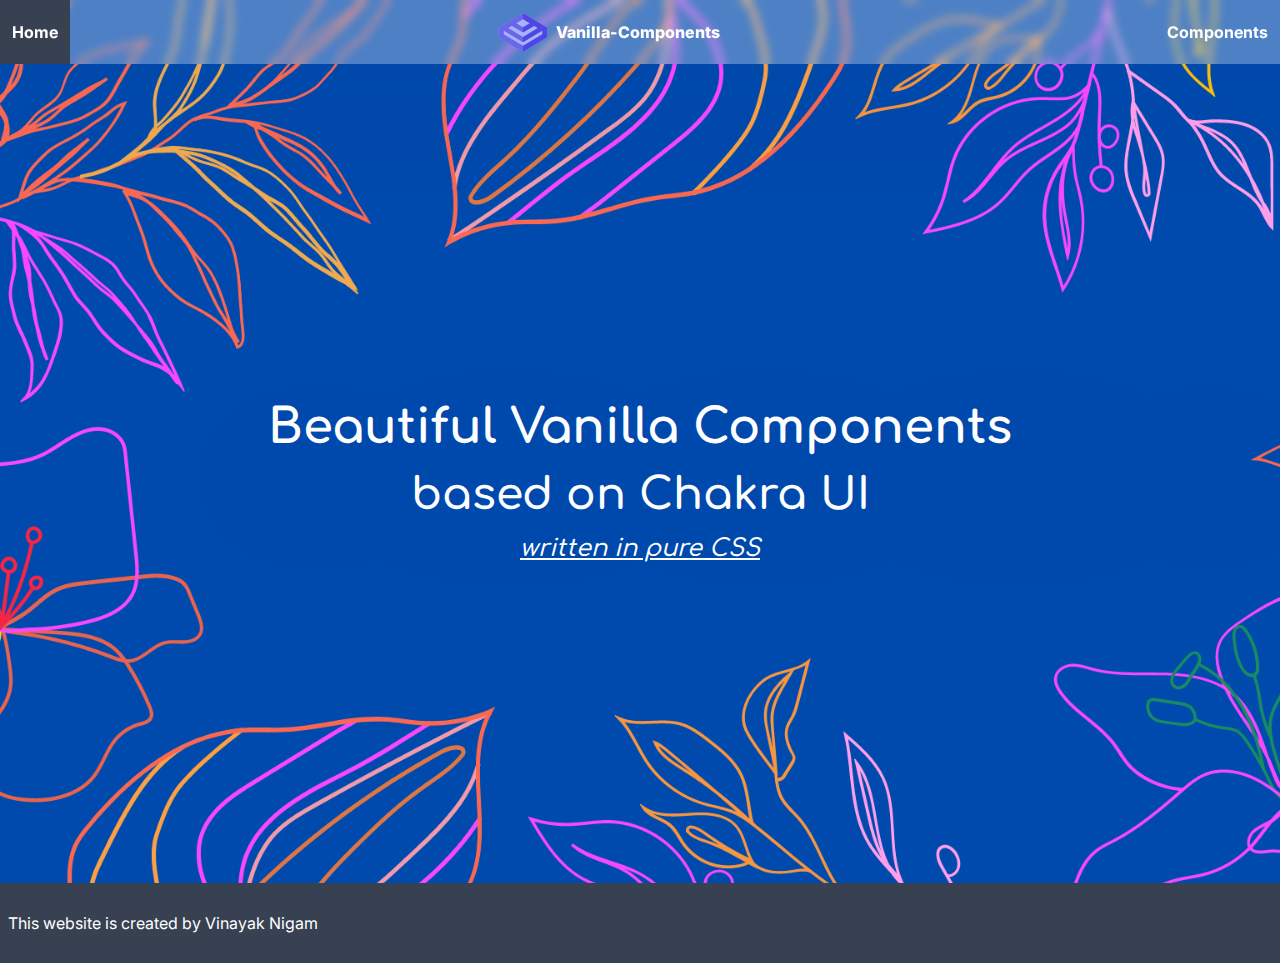
<file: index.html>
<!-- TODO:make js page so that when clicking components then a back option(beside the home button) comes which back to previous page(have to keep a stack?)  -->
<!DOCTYPE html>
<html lang="en">

<head>
    <link href="https://fonts.googleapis.com/icon?family=Material+Icons" rel="stylesheet">
    <link rel="preconnect" href="https://fonts.googleapis.com">
    <link rel="preconnect" href="https://fonts.gstatic.com" crossorigin>
    <link href="https://fonts.googleapis.com/css2?family=Inter:wght@100;400;500;600;700&display=swap" rel="stylesheet">
    <link href="https://fonts.googleapis.com/css2?family=Comfortaa:wght@300;400;600;700;800&display=swap"
        rel="stylesheet">
    <meta charset="UTF-8">
    <meta http-equiv="X-UA-Compatible" content="IE=edge">
    <meta name="viewport" content="width=device-width, initial-scale=1.0">
    <link rel="stylesheet" href="style.css">
    <title>Home</title>
    <link rel="shortcut icon" href="./assets/logoipsum-logo-39.ico" type="image/x-icon">
</head>

<body>
    <div id="background-img">
        <nav>
            <div aria-label="navigation bar" class="navi">
                <a href="index.html"><div class="button">Home</div></a>
                <div class="logo">
                    <img src="./assets/logoipsum-logo-39.svg" alt="logo" width="50px" height="39px">
                    <p class="logo-text">Vanilla-Components</p>
                </div>
                <a href="components.html"><div class="button">Components</div></a>
            </div>
        </nav>
        <div aria-label="main content" class="main">
            <div class="main-text">
                <h1>Beautiful Vanilla Components</h1>
                <h2>based on Chakra UI</h2>
                <a title="just like this website ;)" href="https://github.com/vinikle/vanilla-components" id="git-css"><i>written in
                        pure CSS</i></a>
            </div>
            <!-- <div aria-label="landing-page-images" class="lpi">

            </div> -->
        </div>
        <footer>
            <div aria-label="footer" class="footer">
                <div>
                    <p class="p-text">This website is created by Vinayak Nigam</p>
                </div>
                <!-- <div>
                    <img src="/Authentication-form/centered-form/assets/github-social.svg" alt="Github" width="20rem"
                        height="20rem" />
                    <div class="p-text">Github</div>
                </div> -->
            </div>
        </footer>
    </div>
</body>

</html>
</file>
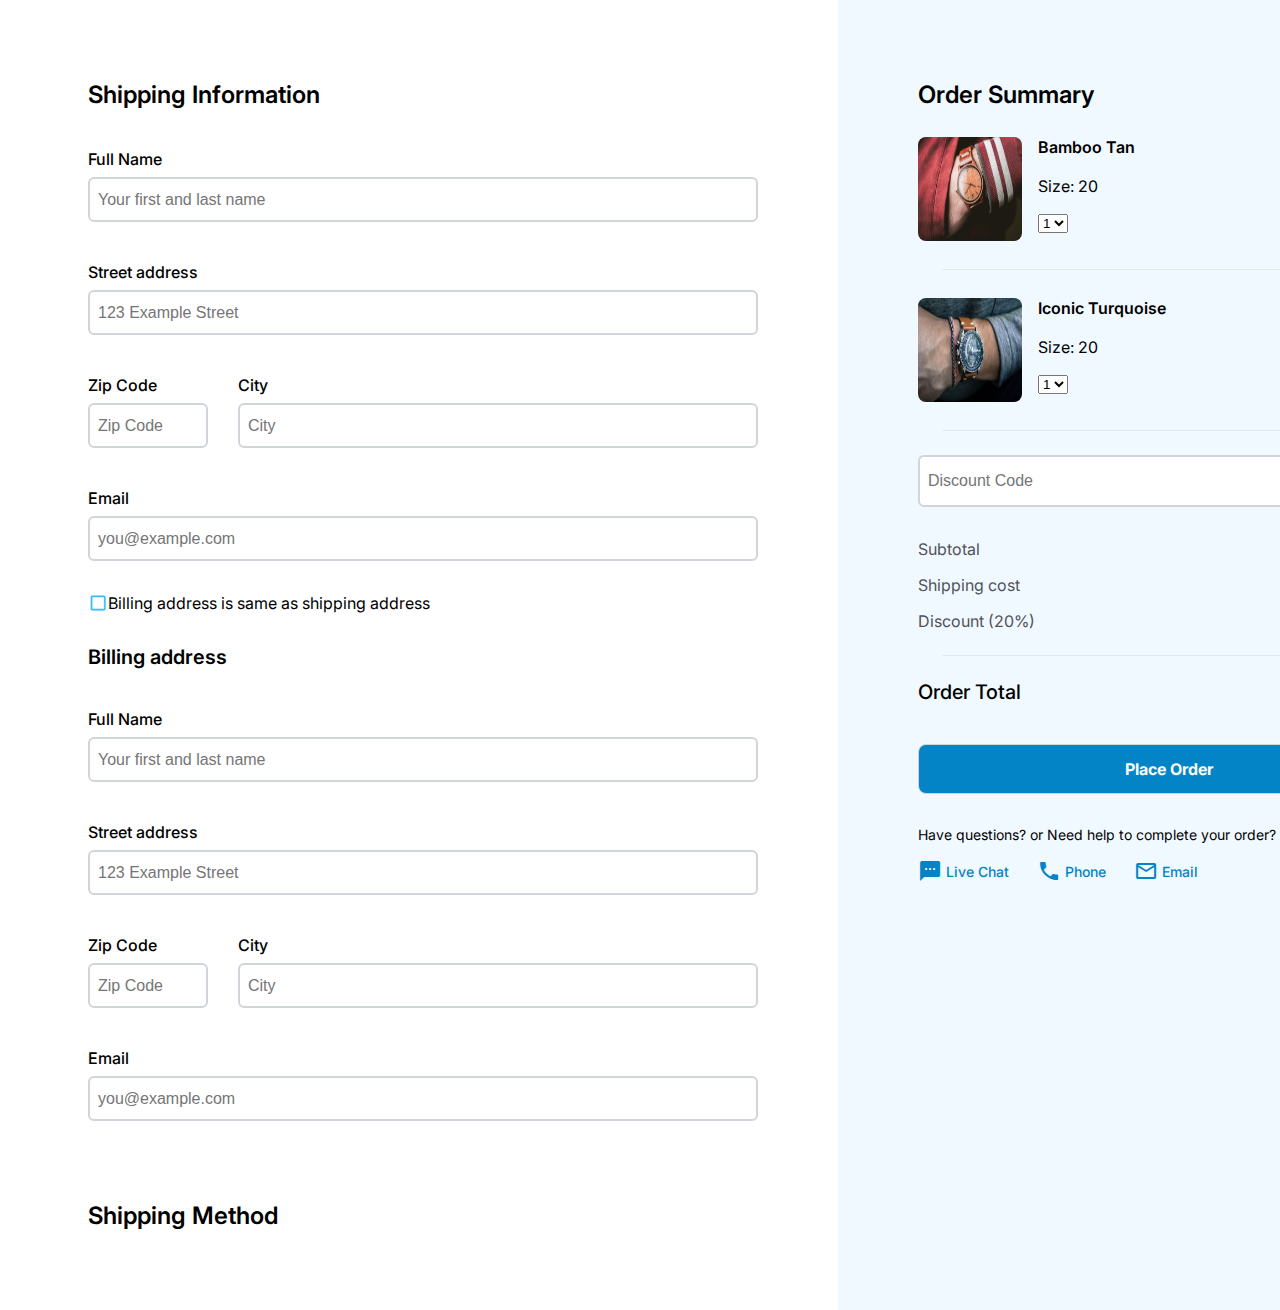
<file: CheckOut/index.html>
<!DOCTYPE html>
<html lang="en">

<head>
    <link href="https://fonts.googleapis.com/css2?family=Signika+Negative:wght@700&display=swap" rel="stylesheet">
    <link href="https://fonts.googleapis.com/icon?family=Material+Icons" rel="stylesheet">
    <link rel="preconnect" href="https://fonts.googleapis.com">
    <link rel="preconnect" href="https://fonts.gstatic.com" crossorigin>
    <link href="https://fonts.googleapis.com/css2?family=Inter:wght@100;400;500;600;700&display=swap" rel="stylesheet">
    <meta charset="UTF-8">
    <meta http-equiv="X-UA-Compatible" content="IE=edge">
    <meta name="viewport" content="width=device-width, initial-scale=1.0">
    <link rel="stylesheet" href="style.css">
    <title>CheckOut</title>
</head>

<body>
    <div class="main">
        <div class="side left">
            <h2 class="heading">Shipping Information</h2>
            <div class="unit">
                <p class="heading-info">Full Name</p>
                <input type="text" class="text-area" placeholder="Your first and last name" />
            </div>
            <div class="unit">
                <p class="heading-info">Street address</p>
                <input type="text" class="text-area" placeholder="123 Example Street" />
            </div>
            <div class="unit-loca">
                <div>
                    <p class="heading-info">Zip Code</p>
                    <input type="number" class="text-area zip" placeholder="Zip Code" />
                </div>
                <div>
                    <p class="heading-info">City</p>
                    <input type="text" class="text-area city" placeholder="City" />
                </div>
            </div>
            <div class="unit">
                <p class="heading-info">Email</p>
                <input type="email" class="text-area" placeholder="you@example.com" />
            </div>

            <div class="checkmark" onclick="Toggle()">
                <input type="checkbox">
                <span class="check" id="checking"  value="show">
                    check_box_outline_blank
                </span>
                Billing address is same as shipping address
            </div>
            
            <div id="Billing">
                <h2 class="heading">Billing address</h2>
                <div class="unit">
                    <p class="heading-info">Full Name</p>
                    <input type="text" class="text-area" placeholder="Your first and last name" />
                </div>
                <div class="unit">
                    <p class="heading-info">Street address</p>
                    <input type="text" class="text-area" placeholder="123 Example Street" />
                </div>
                <div class="unit-loca">
                    <div>
                        <p class="heading-info">Zip Code</p>
                        <input type="number" class="text-area zip" placeholder="Zip Code" />
                    </div>
                    <div>
                        <p class="heading-info">City</p>
                        <input type="text" class="text-area city" placeholder="City" />
                    </div>
                </div>
                <div class="unit">
                    <p class="heading-info">Email</p>
                    <input type="email" class="text-area" placeholder="you@example.com" />
                </div>
            </div>

            <div class="ship-method">
                <h2 class="heading">Shipping Method</h2>
            </div>
        </div>

        <div class="side right">
            <h2 class="heading">Order Summary</h2>
            <div class="product">
                <div>
                    <img src="assets/photo-1.jpg" alt="Bamboo Tan" height="104px" width="104px">
                </div>
                <div class="product-info">
                    <div class="details">

                        <strong class="heading">Bamboo Tan</strong>


                        <p>Size: 20</p>


                        <select name="quantity" id="quantity">
                            <option value="1">1</option>
                            <option value="2">2</option>
                            <option value="3">3</option>
                        </select>

                    </div>
                    <div><strong>$199</strong></div>
                </div>
            </div>
            <hr class="solid-divider">
            <div class="product">
                <div>
                    <img src="assets/photo-2.jpg" alt="Iconic Turquoise" height="104px" width="104px">
                </div>
                <div class="product-info">
                    <div class="details">

                        <strong class="heading">Iconic Turquoise</strong>


                        <p>Size: 20</p>


                        <select name="quantity" id="quantity">
                            <option value="1">1</option>
                            <option value="2">2</option>
                            <option value="3">3</option>
                        </select>

                    </div>
                    <div><strong>$199</strong></div>
                </div>
            </div>
            <hr class="solid-divider">

            <div class="discount">
                <div>
                    <input type="text" class="text-area disCode" placeholder="Discount Code" />
                </div>
                <div class="button">Apply</div>
            </div>
            <div class="cost">
                <div class="sub-cost">
                    <div>Subtotal</div>
                    <div>$597.00</div>
                </div>
                <div class="sub-cost">
                    <div>Shipping cost</div>
                    <div>+$24.99</div>
                </div>
                <div class="sub-cost">
                    <div>Discount (20%)</div>
                    <div><span> -$20.00</span></div>
                </div>
                <hr class="solid-divider">
                <div class="sub-cost total">
                    <div>Order Total</div>
                    <div>$597.00</div>
                </div>
            </div>
            <div class="lower-stack">
                <div class="button order">Place Order</div>
                <div class="contact">
                    <p>Have questions? or Need help to complete your order?</p>
                    <div class="contact-icons">
                        <div class="icon">
                            <span class="i-chat">
                                textsms
                            </span>
                            <p>Live Chat</p>
                        </div>
                        <div class="icon">
                            <span class="i-call">
                                call
                            </span>
                            <p>Phone</p>
                        </div>
                        <div class="icon">
                            <span class="i-email">
                                mail_outline
                            </span>
                            <p>Email</p>
                        </div>
                    </div>
                </div>
            </div>
        </div>
    </div>
    <script src="main.js"></script>
</body>

</html>
</file>
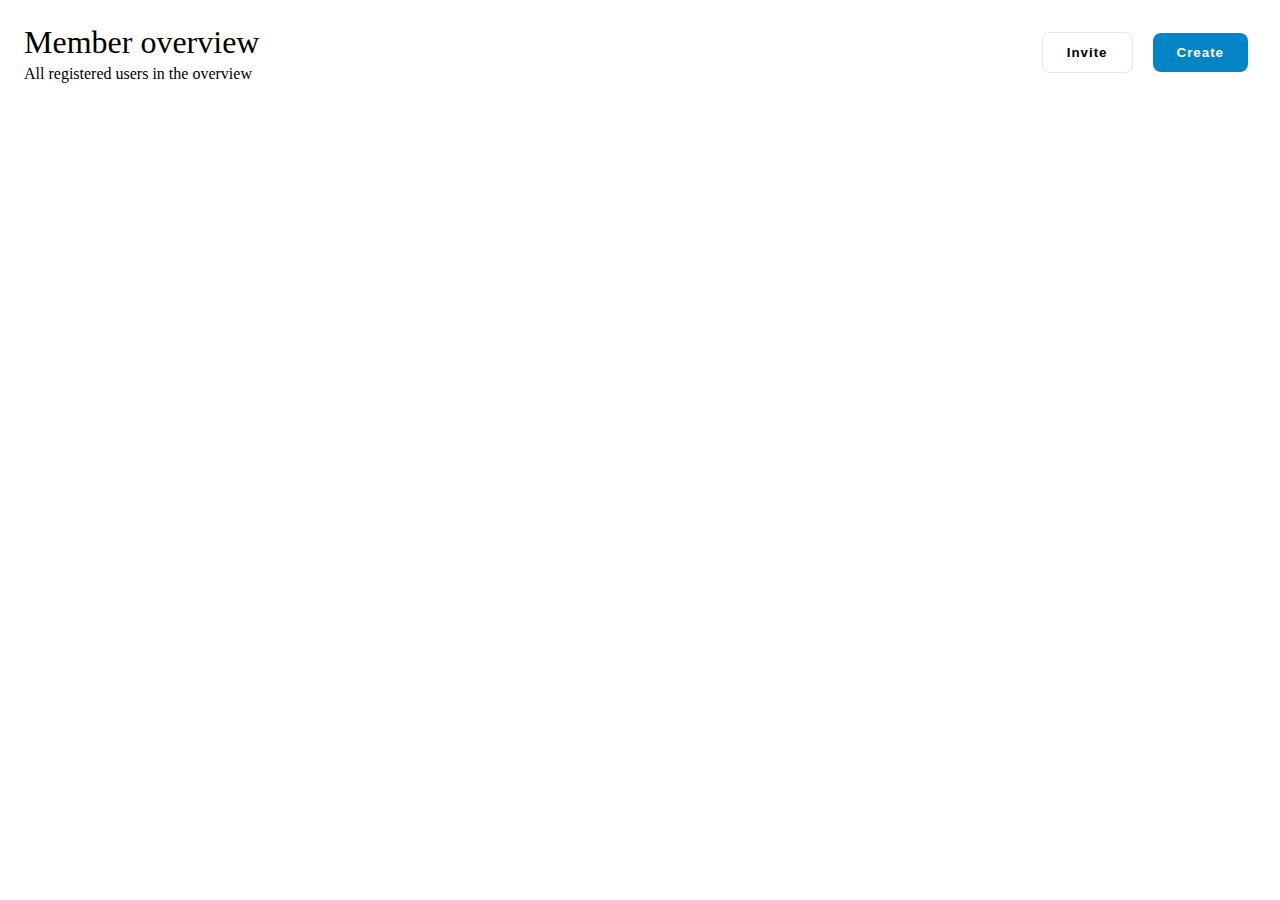
<file: Header/index.html>
<!DOCTYPE html>
<html lang="en">

<head>
    <meta charset="UTF-8">
    <meta http-equiv="X-UA-Compatible" content="IE=edge">
    <meta name="viewport" content="width=device-width, initial-scale=1.0">
    <title>Document</title>
    <link rel="stylesheet" href="style.css">
</head>

<body>
    <div class="head">
        <div class="txt">
            <h1>Member overview</h1>
            <p>All registered users in the overview</p>
        </div>
        <div class="button">
            <button class="btn">Invite</button>
            <button class="btn primary">Create</button>
        </div>
    </div>

</body>

</html>
</file>
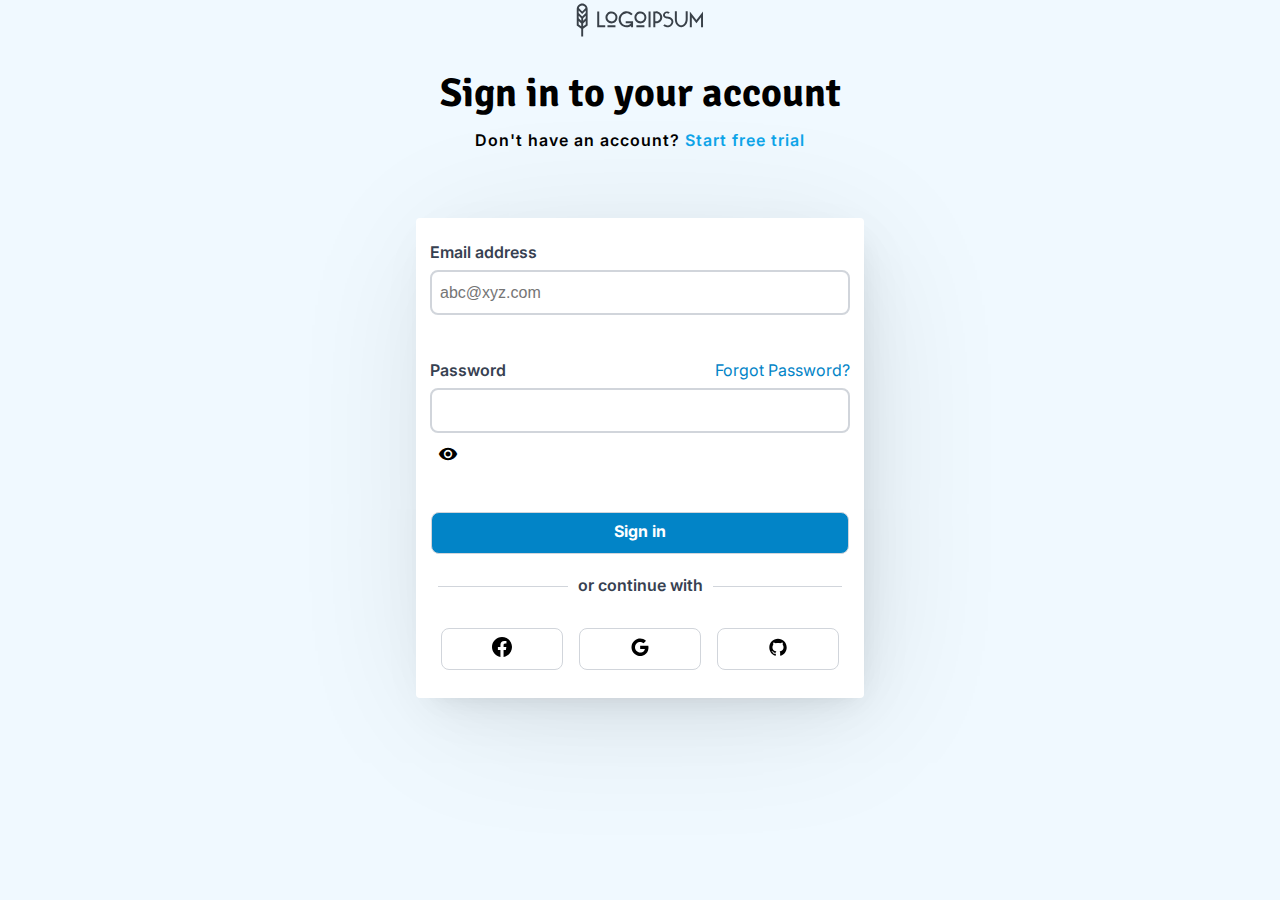
<file: Authentication-form/centered-form/index.html>
<!DOCTYPE html>
<html lang="en">

<head>
    <link href="https://fonts.googleapis.com/css2?family=Signika+Negative:wght@700&display=swap" rel="stylesheet">
    <link href="https://fonts.googleapis.com/icon?family=Material+Icons" rel="stylesheet">
    <link rel="preconnect" href="https://fonts.googleapis.com">
    <link rel="preconnect" href="https://fonts.gstatic.com" crossorigin>
    <link href="https://fonts.googleapis.com/css2?family=Inter:wght@100;400;500;600;700&display=swap" rel="stylesheet">
    <meta charset="UTF-8">
    <meta http-equiv="X-UA-Compatible" content="IE=edge">
    <meta name="viewport" content="width=device-width, initial-scale=1.0">
    <title>Login with centred form</title>
    <link rel="stylesheet" href="style.css">
</head>

<body>
    <div class="logo">
        <img src="/Authentication-form/centered-form/assets/Logo.svg" alt="Logo">
    </div>

    <div class="heading-text">
        <h1>Sign in to your account</h1>
        <p id="h-2">Don't have an account? <a class="link" href="#">Start free trial</a></p>
    </div>

    <div class="main">
        <div class="white-box">
            <div class="email-component">
                <div class="heading">
                    <p class="text">Email address</p>
                </div>
                <input type="text" class="text-area" placeholder="abc@xyz.com" />
            </div>

            <div class="password-component">
                <div class="heading">
                    <p class="text">Password</p>
                    <a href="#" id="link-pw">Forgot Password?</a>
                </div>
                <div>
                <input type="password" id="typepass" class="text-area" />
            
                <div class="btn-visibility" onclick="Toggle()"> 
                    <span id='visibility' class="hide">
                        visibility
                    </span>
                </div>
                </div>
            </div>

            <div class="button">Sign in</div>

            <div class="divider-toSocials"><span>or continue with</span></div>

            <div class="socials">
                <div class="button-social"><img src="/Authentication-form/centered-form/assets/FB-social.svg"
                        alt="facebook" width="20rem" height="20rem" /></div>
                <div class="button-social"><img src="/Authentication-form/centered-form/assets/google-social.svg"
                        alt="Google" width="20rem" height="20rem" /></div>
                <div class="button-social"><img src="/Authentication-form/centered-form/assets/github-social.svg"
                        alt="Github" width="20rem" height="20rem" /></div>
            </div>
        </div>
    </div>

    <script src="main.js"></script>
</body>

</html>
</file>
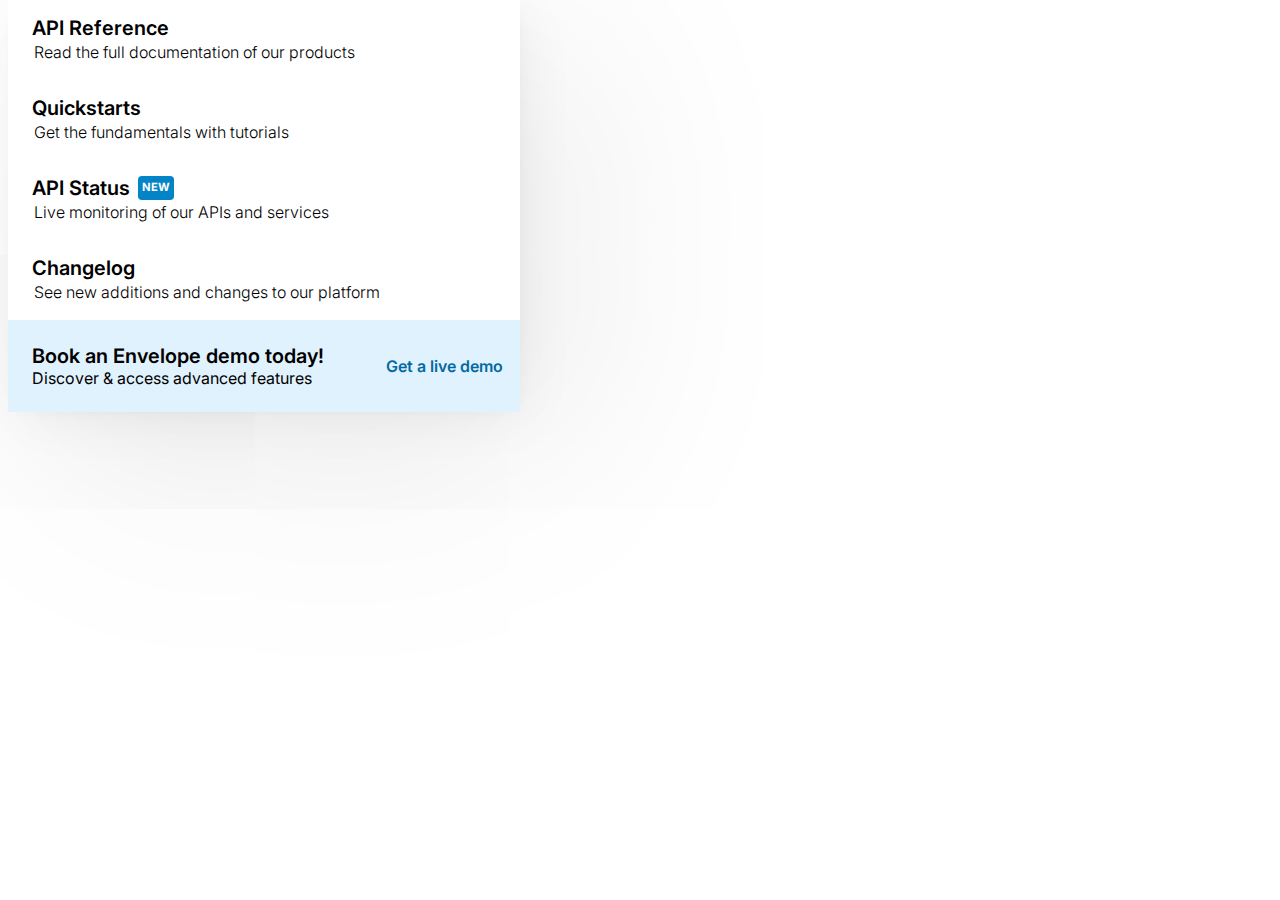
<file: Menus/with badge/index.html>
<!DOCTYPE html>
<html lang="en">

<head>
    <link rel="preconnect" href="https://fonts.googleapis.com">
    <link rel="preconnect" href="https://fonts.gstatic.com" crossorigin>
    <link href="https://fonts.googleapis.com/css2?family=Inter:wght@100;600;700&display=swap" rel="stylesheet">
    <meta charset="UTF-8">
    <meta http-equiv="X-UA-Compatible" content="IE=edge">
    <meta name="viewport" content="width=device-width, initial-scale=1.0">
    <title>Menu</title>
    <link rel="stylesheet" href="styles.css">
</head>

<body>
    <div class="main-div">
        <div class="element">
            <p class="heading">API Reference</p>
            <p class="element-text">Read the full documentation of our products</p>
        </div>
        <div class="element">
            <p class="heading">Quickstarts</p>
            <p class="element-text"> Get the fundamentals with tutorials </p>
        </div>
        <div class="element">
            <div class="new-box">
                <p class="heading">API Status</p>
                <span class="new">NEW</span>
            </div>

            <p class="element-text">Live monitoring of our APIs and services</p>
        </div>
        <div class="element">
            <p class="heading">Changelog</p>
            <p class="element-text">See new additions and changes to our platform </p>
        </div>
        <div class="last-element">
            <div class="last-element-text">
                <p class="heading">Book an Envelope demo today!</p>
                <p>Discover & access advanced features</p>
            </div>
            <div class="demo">Get a live demo</div>

        </div>
    </div>
</body>

</html>
</file>
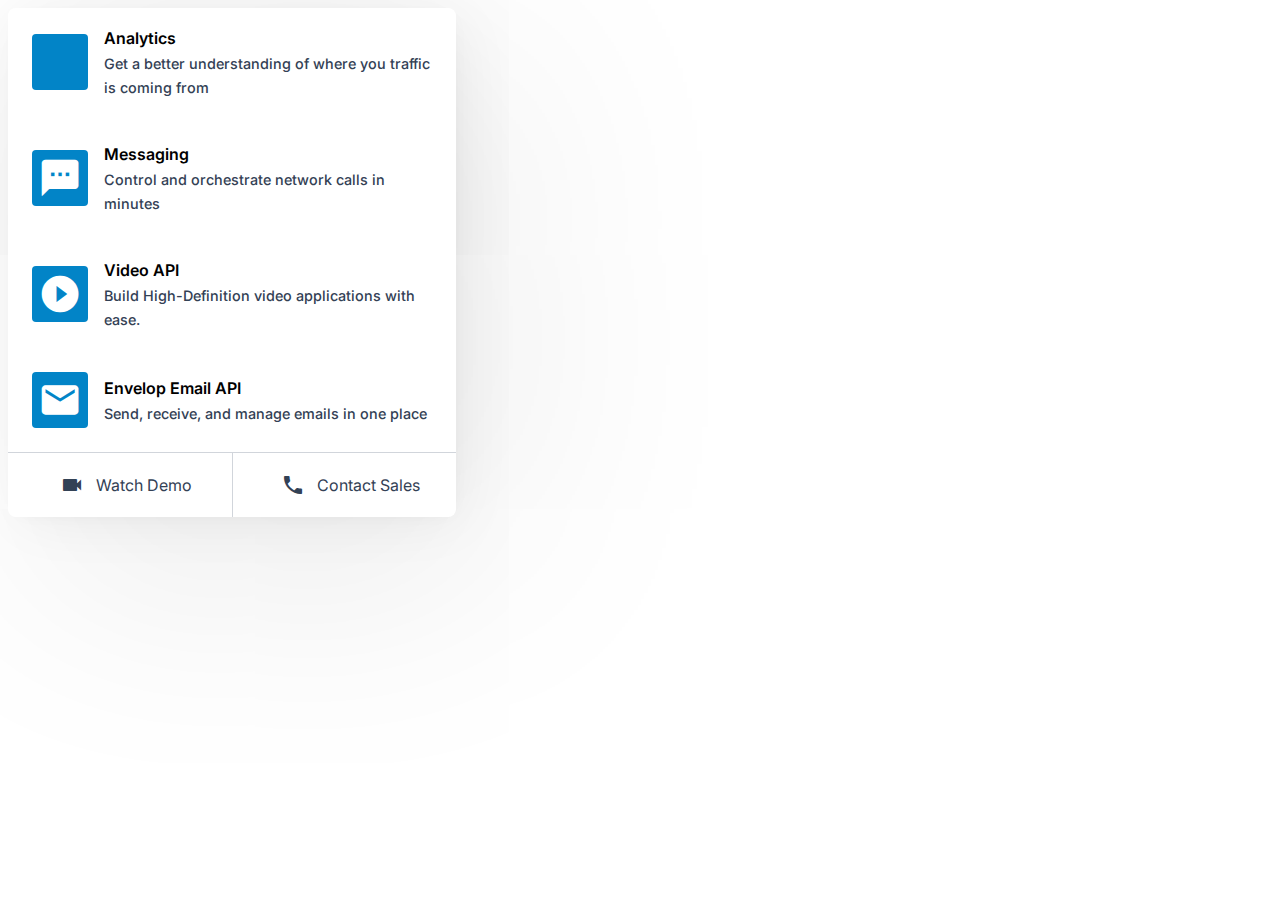
<file: Menus/With start icon/index.html>
<!DOCTYPE html>
<html lang="en">

<head>
    <link rel="preconnect" href="https://fonts.googleapis.com">
    <link rel="preconnect" href="https://fonts.gstatic.com" crossorigin>
    <link href="https://fonts.googleapis.com/css2?family=Inter:wght@100;600;700&display=swap" rel="stylesheet">
    <link href="https://fonts.googleapis.com/icon?family=Material+Icons" rel="stylesheet">
    <link rel="stylesheet" href="styles.css">
    <meta charset="UTF-8">
    <meta http-equiv="X-UA-Compatible" content="IE=edge">
    <meta name="viewport" content="width=device-width, initial-scale=1.0">
    <title>Menu</title>
</head>

<body>
    <div class="main-div">
        <div class="element">
            <div class="icon">
                <span class="i-analytics">
                    signal_cellular_alt
                </span>
            </div>
            <div>
                <h1 class="heading">Analytics </h1>
                <p class="element-text">Get a better understanding of where you
                    traffic is coming from </p>
            </div>

        </div>

        <div class="element">
            <div class="icon">
                <span class="i-message">
                    textsms
                    </span>
            </div>
            <div>
                <h1 class="heading">Messaging </h1>
                <p class="element-text">Control and orchestrate network calls in 
                    minutes </p>
            </div>

        </div>

        <div class="element">
            <div class="icon">
                <span class="i-video">
                    play_circle_filled
                </span>
            </div>
            <div>
                <h1 class="heading">Video API</h1>
                <p class="element-text">Build High-Definition video applications 
                    with ease. </p>
            </div>

        </div>

        <div class="element">
            <div class="icon">
                <span class="i-email">
                    email
                </span>
            </div>
            <div>
                <h1 class="heading">Envelop Email API </h1>
                <p class="element-text">Send, receive, and manage emails in one 
                    place </p>
            </div>

        </div>


        <div class="last-element">
            <div class="footer-element">
                <span class="i-demo">
                    videocam
                </span>
                <p>Watch Demo</p>
            </div>
            <div class="footer-element">
                <span class="i-call">
                    call
                </span>
                <p>Contact Sales</p>
            </div>
        </div>
    </div>
</body>

</html>
</file>
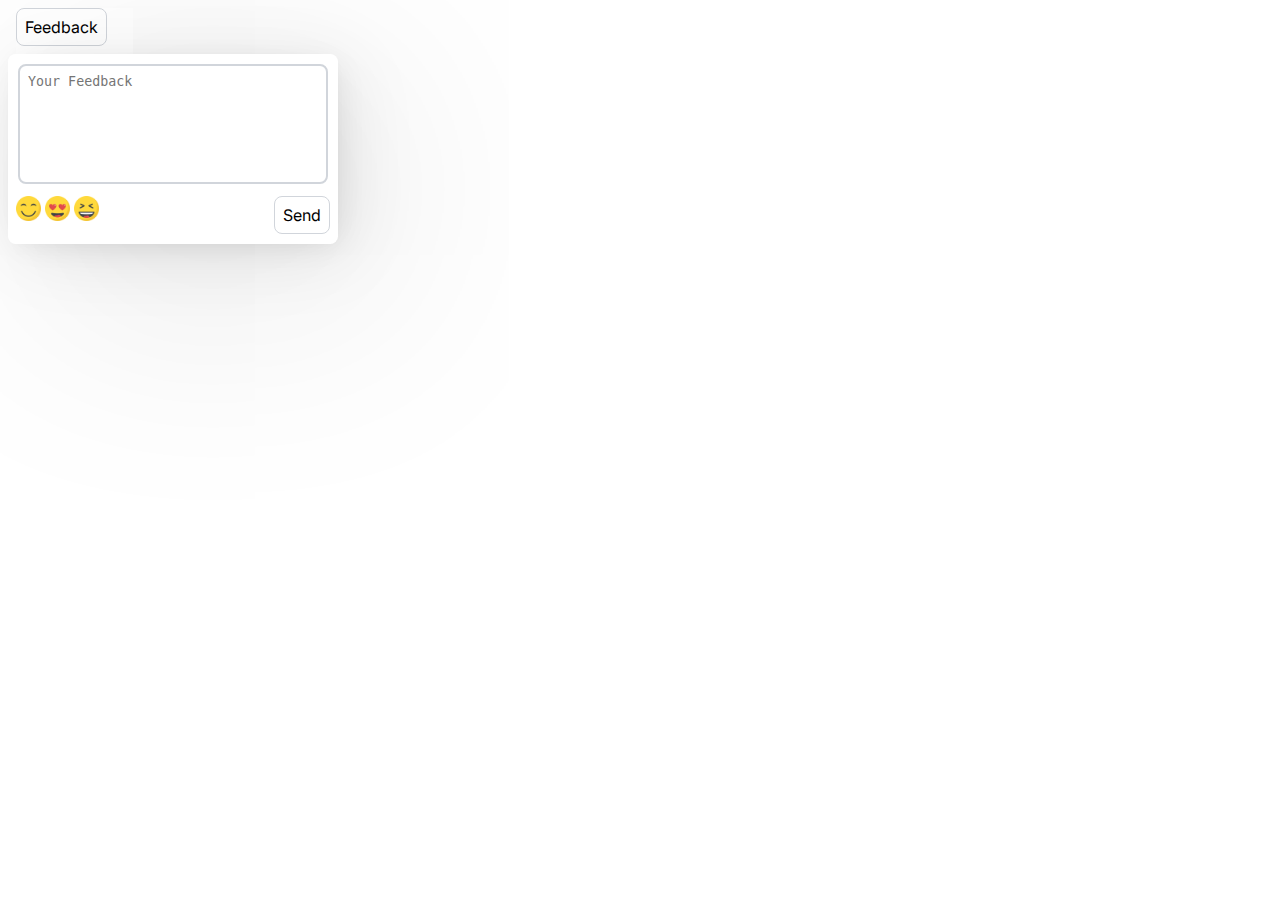
<file: Popovers/Feedback/index.html>
<!DOCTYPE html>
<html lang="en">

<head>
    <link rel="preconnect" href="https://fonts.googleapis.com">
    <link rel="preconnect" href="https://fonts.gstatic.com" crossorigin>
    <link href="https://fonts.googleapis.com/css2?family=Inter:wght@100;600;700&display=swap" rel="stylesheet">
    <link rel="stylesheet" href="styles.css">
    <meta charset="UTF-8">
    <meta http-equiv="X-UA-Compatible" content="IE=edge">
    <meta name="viewport" content="width=device-width, initial-scale=1.0">
    <title>Feedback</title>
</head>

<body>
    <div class="button" id="feedback">Feedback</div>
    <div class="mains">
    <div class="main-div">
        <div class="t-area">
            <label id="text area">
                <textarea class="text-area" placeholder="Your Feedback"></textarea>
            </label>
        </div>

        <div class="footer">
            <div class="emojis">
                <img src="/Popovers/Feedback/Assets/happy.png" alt="happy-emoji" width="25px" height="25px">
                <img src="/Popovers/Feedback/Assets/in-love.png" alt="love-emoji" width="25px" height="25px">
                <img src="/Popovers/Feedback/Assets/laughing.png" alt="laughing-emoji" width="25px" height="25px">
            </div>
            <div class="button">Send</div>
        </div>

    </div>
    </div>
    <script src="main.js"></script>
    <!-- <div>Icons made by <a href="https://www.flaticon.com/authors/vectors-market" title="Vectors Market">Vectors Market</a> from <a href="https://www.flaticon.com/" title="Flaticon">www.flaticon.com</a></div> -->
</body>

</html>
</file>
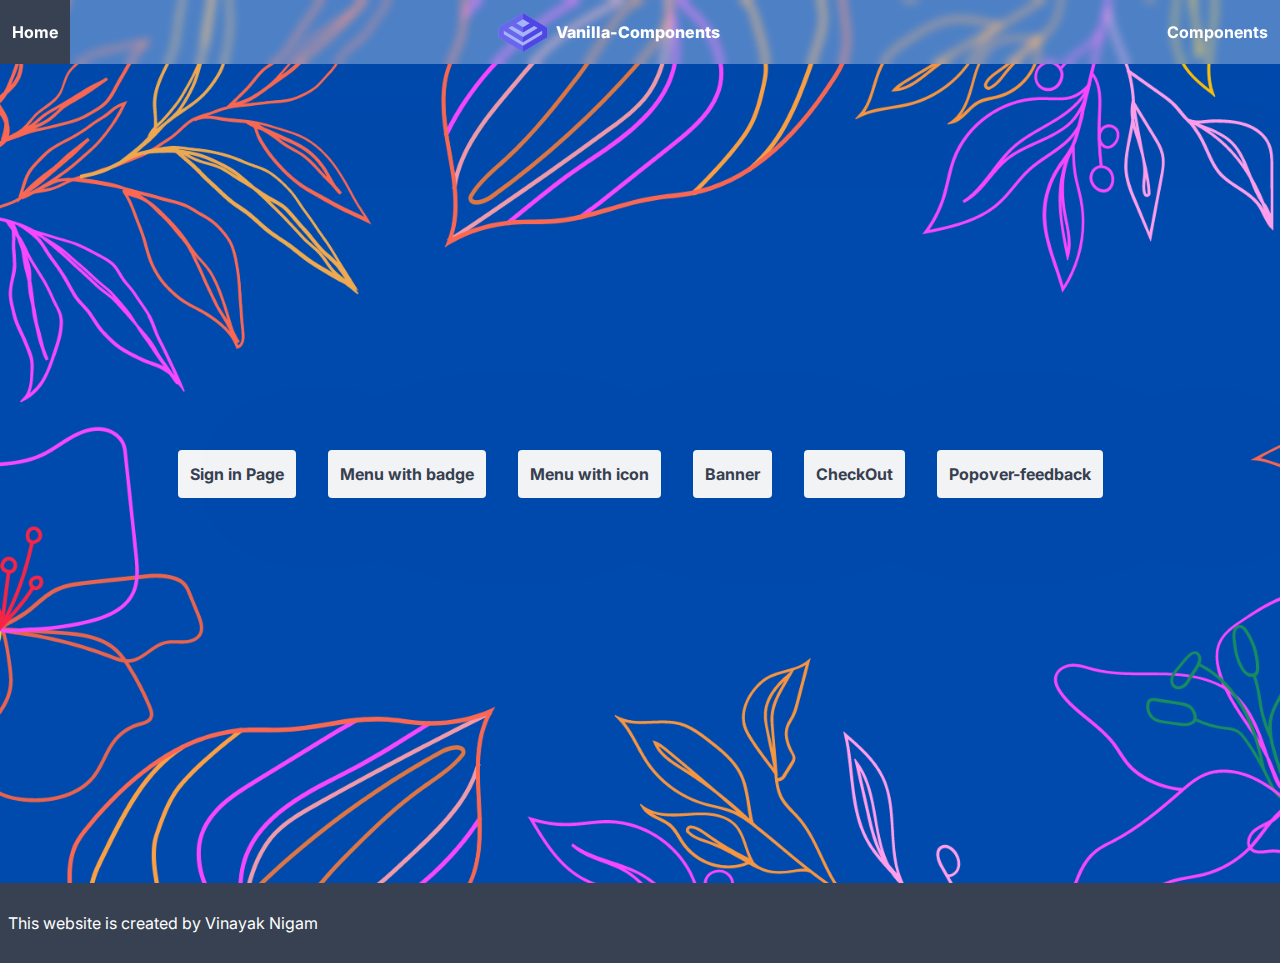
<file: components.html>
<!DOCTYPE html>
<html lang="en">

<head>
    <link href="https://fonts.googleapis.com/css2?family=Signika+Negative:wght@700&display=swap" rel="stylesheet">
    <link href="https://fonts.googleapis.com/icon?family=Material+Icons" rel="stylesheet">
    <link rel="preconnect" href="https://fonts.googleapis.com">
    <link rel="preconnect" href="https://fonts.gstatic.com" crossorigin>
    <link href="https://fonts.googleapis.com/css2?family=Inter:wght@100;400;500;600;700&display=swap" rel="stylesheet">
    <link href="https://fonts.googleapis.com/css2?family=Comfortaa:wght@300;400;600;700;800&display=swap"
        rel="stylesheet">
    <link rel="stylesheet" href="style.css">
    <link rel="stylesheet" href="component.css">
    <link rel="shortcut icon" href="./assets/logoipsum-logo-39.ico" type="image/x-icon">
    <meta charset="UTF-8">
    <meta http-equiv="X-UA-Compatible" content="IE=edge">
    <meta name="viewport" content="width=device-width, initial-scale=1.0">
    <title>Componemts</title>
</head>

<body>
    <div id="background-img">
        <nav>
            <div aria-label="navigation bar" class="navi">
                <a href="index.html">
                    <div class="button">Home</div>
                </a>
                <div class="logo">
                    <img src="./assets/logoipsum-logo-39.svg" alt="logo" width="50px" height="39px">
                    <p class="logo-text">Vanilla-Components</p>
                </div>
                <a href="components.html">
                    <div class="button">Components</div>
                </a>
            </div>
        </nav>


        <div aria-label="components-cards" class="main">
            <div class="compo-cards">
                <!-- <div><img src="./assets/signIn.png" alt="signIn" width="256px" height="280px"></div> -->
                <a href="./Authentication-form/centered-form/index.html"><div class="button card">Sign in Page</div></a>
                <a href="./Menus/with badge/index.html"><div class="button card">Menu with badge</div></a>
                <a href="./Menus/With start icon/index.html"><div class="button card">Menu with icon</div></a>
                <a href="./Banner/index.html"><div class="button card">Banner</div></a>
                <a href="./CheckOut/index.html"><div class="button card">CheckOut</div></a>
                <a href="./Popovers/Feedback/index.html"><div class="button card">Popover-feedback</div></a>
            </div>
        </div>
    </div>
    <footer>
        <div aria-label="footer" class="footer">
            <div>
                <p class="p-text">This website is created by Vinayak Nigam</p>
            </div>
        </div>
    </footer>
</body>

</html>
</file>
<file: style.css>
* {
  margin-block-start: 0;
  margin-block-end: 0;
}

body {
  font-family: "Inter", sans-serif;
  margin: 0;
}

a {
  color: white;
  text-decoration: none;
}

.logo {
  display: flex;
  align-items: center;
  margin: 0.25rem;
}

.logo p {
  margin: 0.5rem;
  font-weight: 800;
  /* color: #334155; */
  color: #fff;
}

#background-img {
  background-image: url("./assets/background-blue.png");
  background-repeat: no-repeat;
  background-attachment: fixed;
  background-size: cover;
}

nav {
  position: -webkit-sticky;
  position: sticky;
  top: 0;
}

.navi {
  display: flex;
  justify-content: space-between;
  width: 100%;
  height: 4rem;
  background-color: rgba(255, 255, 255, 0.3);
  backdrop-filter: blur(5px);
  box-shadow: 8.1px 29.7px 22.4px -5px rgba(0, 0, 0, 0.012),
    27.3px 99.6px 75.3px -5px rgba(0, 0, 0, 0.018),
    122px 446px 337px -5px rgba(0, 0, 0, 0.03);
}

.button {
  display: flex;
  align-items: center;
  font-family: "Inter", sans-serif;
  width: fit-content;
  height: 3rem;
  padding: 0.5rem 0.75rem;
  /* margin: 0 0.5rem; */
  text-align: center;
  font-weight: bold;
  text-decoration: none;
  color: white;
}

.button:hover {
  background: #374151;
  cursor: pointer;
  transition: all 0.2s;
}

.main {
  height: 91vh;
  display: flex;
  align-items: center;
  justify-content: center;
  text-align: center;
}
.main-text {
  margin: 1.5rem;
  color: #fff;
  font-family: "Comfortaa", cursive;
}
.main-text a {
  font-weight: 500;
  margin: 3rem 0;
  font-size: 1.5rem;
  text-decoration: underline;
  color: #fff;
  animation-name: move;
  animation-duration: 5s;
  animation-iteration-count: infinite;
  animation-timing-function: linear;
}
/* .git-css {
  animation: move 4s ease 0s infinite none none;
} */

@keyframes move {
  0% {
    font-size: 1.5rem;
  }
  10% {
    font-size: 1.52rem;
  }
  20% {
    font-size: 1.54rem;
  }
  30% {
    font-size: 1.56rem;
  }
  40% {
    font-size: 1.58rem;
  }
  50% {
    font-size: 1.6rem;
  }
  60% {
    font-size: 1.58rem;
  }
  70% {
    font-size: 1.56rem;
  }
  80% {
    font-size: 1.54rem;
  }
  100% {
    font-size: 1.52rem;
  }
}

.main-text h1 {
  margin: 1rem 0;
  font-weight: 800;
  font-size: 3rem;
}
.main-text h2 {
  margin: 1rem 0;
  font-weight: 600;
  font-size: 2.75rem;
}
.footer {
  width: inherit;
  height: 5rem;
  background-color: #374151;
  display: flex;
  justify-content: space-between;
  align-items: center;
}
.p-text {
  color: white;
  margin-left: 0.5rem;
}
</file>
<file: CheckOut/style.css>
* {
  margin-block-start: 0;
  margin-block-end: 0;
}

body {
  font-family: "Inter", sans-serif;
}

.main {
  display: flex;
  width: 100%;
}

.left {
  padding: 5rem;
  flex: 1;
}

.right {
  padding: 5rem;
  background: #f0f9ff;
  flex: 1;
}
#Billing{
    margin-top: 2rem;
}
#Billing > h2 {
    font-size: 1.25rem;
}
.heading{
    font-weight: 600;
}
.heading-info {
  margin: 0 0.5rem 0.5rem 0;
  font-weight: 500;
  font-size: 1rem;
}

.unit {
  margin-top: 2.5rem;
}

.unit-loca {
  margin-top: 2.5rem;
  display: flex;
}

.text-area {
  border-radius: 6px;
  border: 2px #d1d5db solid;
  height: 25px;
  width: 650px;
  resize: none;
  padding: 0.5rem;
  font-size: 1rem;
  text-align: left;
}
.zip {
  width: 100px;
}

.city {
  width: 500px;
}

.text-area:hover {
  transition: all 0.2s;
  outline: none;
  border: 2px #9ca3af solid;
}

.text-area:focus {
  outline: none;
  border: 2px #0ea5e9 solid;
}

.unit-loca {
  display: flex;
  justify-content: space-between;
}

input[type="checkbox"] {
  display: none;
}
.checkmark {
  margin-top: 2rem;
  display: flex;
  align-items: center;
  cursor: pointer;
}

.uncheck {
  font-family: "Material Icons";
  content: "\e835";
  font-size: 1.25rem;
}

.check {
  /* check_box */
  font-family: "Material Icons";
  content: "\e834";
  font-size: 1.25rem;
}

.product {
  display: flex;
  margin-top: 1.75rem;
  width: 100%;
  justify-content: space-between;
  /* border-bottom: 1px solid #e2e8f0; */
}

img {
  border-radius: 8px;
}
.product-info {
  display: flex;
  margin-left: 1rem;
  height: 100%;
  width: inherit;
  justify-content: space-between;
}

.details {
  display: flex;
  flex-direction: column;
  align-items: flex-start;
  height: 6rem;
  justify-content: space-between;
}

/* Solid border */
.solid-divider {
  border: 0;
  border-top: 1px solid #e2e8f0;
  /* border-bottom: 1px solid #e2e8f0; */
  margin: 1.5rem;
}

.discount {
  display: flex;
  justify-content: space-between;
  align-items: center;
  width: inherit;
}

.disCode {
  width: 24rem;
  height: 2rem;
}

.button {
  font-family: "Inter", sans-serif;
  display: flex;
  align-items: center;
  justify-content: center;
  border: 1px #d1d5db solid;
  border-radius: 0.5rem;
  width: 5rem;
  height: 2rem;
  padding: 0.5rem;
  /* margin: 0.5rem 0.5rem 0.5rem 1.75rem; */
  /* text-align: center; */
  font-weight: bold;
  color: white;
  background-color: #64748b;
}

.button:hover {
  background-color: #475569;
  cursor: pointer;
  transition: all 0.2s;
}

.cost{
    margin-top: 2rem;

}
.sub-cost{
    display: flex;
    justify-content: space-between;
    width: inherit;
    font-weight: 400;
    margin-top: 1rem;
    color: #52525b;
}
.sub-cost:first-child{
    margin: 0;
}
span{
    color: #38bdf8;
}
.total{
    font-size: 1.25rem;
    color: black;
    font-weight: 500;
}
.lower-stack{
    margin-top: 2.5rem;
}
.order{
    width: inherit;
    background-color: #0284c7;
}
.order:hover{
    background-color: #0369a1;
    cursor: pointer;
    transition: all 0.2s;
}
.contact{
    margin-top: 2rem;
}
.contact > p{
   font-size: 0.875rem;
}
.contact-icons{
    margin-top: 1rem;
    display: flex;
    align-items:center;
}
.icon{
    display: flex;
    margin-left: 1.75rem;
    align-items:center ;
}
.icon:first-child{
    margin: 0;
}
.icon > p{
   font-size: 0.875rem;
   font-weight: 500;
   color: #0284c7;
   margin-left: 0.25rem;
}

.ship-method{
    margin-top: 5rem;
}

.radio{
    /* radio_button_checked */
    font-family: "Material Icons";
    content: "\e837";
    color: #0284c7;
    font-size: 1.5rem;
}
.un-radio{
    /* radio_button_unchecked */
    font-family: "Material Icons";
    content: "\e836";
    color: #0284c7;
    font-size: 1.5rem;
}

.i-chat{
    font-family: "Material Icons";
    content: "\e0d8";
    color: #0284c7;
    font-size: 1.5rem;
}
.i-call{
    font-family: "Material Icons";
    content: "\e0b0";
    color: #0284c7;
    font-size: 1.5rem;
   
}
.i-email{
    font-family: "Material Icons";
    content: "\e0e1";
    color: #0284c7;
    font-size: 1.5rem;
    
}
</file>
<file: Header/style.css>
* {
    margin-block-start: 0;
    margin-block-end: 0;
  }
  
  body {
    font-family: 'Inter' ;
    margin: 0;
  }
.head {
    display: flex;
    justify-content: space-between;
}  
.txt{
    margin: 1.5rem;
}
.txt h1{
    font-weight: 100;
}
.txt p{
    margin-top:0.25rem ;
    font-weight: 100;
}
.button{
    margin: 1.5rem;
}
.btn{
    margin: 0.5rem;
    padding: 0.75rem 1.5rem;
    background-color: white;
    border: 1px solid #e5e7eb;
    border-radius: 8px;
    font-weight: 600;
    letter-spacing: 1px;
}
.btn:hover{
    cursor: pointer;
    background-color: #f0f9ff;
    transition: all 0.2s;
}
.primary{
    background-color: #0284c7;
    color: white;
    font-weight: 600;
    border: none;
}
.primary:hover{
    background-color: #0369a1;
}
</file>
<file: Authentication-form/centered-form/style.css>
/*TODO: apply justify-contents:centre in the main div so all inner components align themselves*/
/*TODO: inc. width of white box and apply flex shrink and flex grow*/

*{
    margin-block-start: 0;
    margin-block-end: 0;
}

.logo {
  text-align: center;
}
body {
  background-color: #f0f9ff;
  font-family: "Inter", sans-serif;

}

h1{
   font-family: 'Signika Negative', sans-serif;
   font-weight: bold;
   font-size: 2.5rem;
}

.link {
  text-decoration: none;
  color: #0ea5e9;
}
.link:hover {
  color: #0284c7;
}
.heading-text {
  display: flex;
  flex-direction: column;
  align-items: center;
  font-family: "Inter", sans-serif;
  font-weight: 600;
  justify-content: space-between;
  padding:1rem;
  margin: 0.5rem;
  /* width: 100%; */
}
#h-2{
    margin: 0.5rem;
    padding: 0.25rem;
    letter-spacing: 1px;
}
.main {
  display: flex;
  justify-content: center;

}
.white-box {
  background-color: white;
  display: flex;
  min-width: 28rem;
  height: 30rem;
  flex-direction: column;
  align-items: center;
  justify-content: space-between;
  margin: 2rem;
  border-radius: 0.25rem;
  /* flex-shrink: 0; */
  /* flex-grow: 1; */
  box-shadow: 1.9px 3.9px 5.2px -12px rgba(0, 0, 0, 0.034),
    3.9px 7.8px 13px -12px rgba(0, 0, 0, 0.049),
    5.9px 11.8px 26.6px -12px rgba(0, 0, 0, 0.061),
    8px 15.9px 54.8px -12px rgba(0, 0, 0, 0.076),
    10px 20px 150px -12px rgba(0, 0, 0, 0.11);
}

.email-component{
    margin: 1.5rem 0.25rem 1rem 0.25rem;
}

.password-component{
    margin: 1rem 0.25rem;
}

.heading{
    display: flex;
    justify-content: space-between;
    /* width: 25rem; */
    align-items: center;
    padding-bottom: 0.5rem;
}

#link-pw {
  display: block;
  font-size: 1rem;
  text-decoration: none;
  color: #0284c7;
}
#link-pw:hover {
  filter: brightness(0.8);
}

.btn-visibility{
  /* border: 1px #d1d5db solid; */
  border-radius: 0.5rem;
  /* background-color: white; */
  width: 2.25rem;
  height: 42px;
  cursor: pointer;
  display: flex;
  justify-content: center;
  align-items: center;

  /* position: absolute;
  left: 29.45rem;
  top:24.85rem;
  z-index: 2; */
}

/* .btn-visibility:hover{
    background: #e7e5e4;
    transition: all 0.2s;
} */

.text-area {
  border-radius: 8px;
  border: 2px #d1d5db solid;
  height: 25px;
  width: 400px;
  resize: none;
  padding: 0.5rem;
  /* margin: 0.5rem; */
  font-size: 1rem;
  text-align: left;
}

.text-area:hover {
  transition: all 0.2s;
  box-shadow: 4.1px 4px 10px -5px rgba(0, 0, 0, 0.007),
    13.8px 13.4px 33.5px -5px rgba(0, 0, 0, 0.033),
    62px 60px 150px -5px rgba(0, 0, 0, 0.07);
}

.text-area:focus {
  outline: none;
  border: 2px #0ea5e9 solid;
}

.text {
  /* padding: 0.5rem 0.5rem 0 0.5rem; */
  /* margin: 0rem 0.5rem 0 0.5rem; */
  font-size: 1rem;
  font-weight: 600;
  color: #374151;
}

.button {
  font-family: "Inter", sans-serif;
  border: 1px #d1d5db solid;
  border-radius: 0.5rem;
  width: 25rem;
  height: 1.5rem;
  padding: 0.5rem;
  margin: 0.5rem;
  text-align: center;
  font-weight: bold;
  color: white;
  background-color: #0284c7;
}

.button:hover {
  background-color: #0369a1;
  cursor: pointer;
  transition: all 0.2s;
}

.button:active {
  background-color: #075985;
  cursor: pointer;
}

.divider-toSocials {
  width: 90%;
  text-align: center;
  border-bottom: 1px solid #d1d5db;
  line-height: 0.1em;
  margin: 10px 0 20px;
}

.divider-toSocials span {
  background: #fff;
  padding: 0 10px;
  color: #374151;
  font-weight: 600;
  font-size: 1rem;
}

.socials {
  display: flex;
  margin-bottom: 1.25rem;
}

.button-social {
  font-family: "Inter", sans-serif;
  border: 1px #d1d5db solid;
  border-radius: 0.5rem;
  width: 6.5rem;
  height: 1.5rem;
  padding: 0.5rem;
  margin: 0.5rem;
  text-align: center;
  font-weight: bold;
}

.button-social:hover {
  background-color: #e7e5e4;
  cursor: pointer;
  transition: all 0.2s;
}

/*show-hide password icon*/
.show {
  font-family: "Material Icons";
  content: "\e8f4";
  font-size: 1.25rem;
}
.hide {
  font-family: "Material Icons";
  content: "\e8f5";
  font-size: 1.25rem;
}
/* show 
<span class="material-icons-outlined">
visibility_off
</span> */
</file>
<file: Menus/with badge/styles.css>
*{
    margin-block-start: 0;
    margin-block-end: 0;
}

.main-div{
    font-family: 'Inter', sans-serif;
    padding: 0;
    display: flex;
    flex-direction: column;
    /* margin-right: 0.5rem; */
    width: 32rem;
    flex-grow: auto;
    box-shadow:
  2.7px 2.7px 17.2px -8px rgba(0, 0, 0, 0.052),
  8.9px 8.9px 57.6px -8px rgba(0, 0, 0, 0.068),
  40px 40px 258px -8px rgba(0, 0, 0, 0.12)
;

}
.element{
     background-color: white;
     padding: 1rem;
     margin:0 0.5rem;
}
.element:hover{
     background-color: #f1f5f9;
     transition: all 0.2s;
     cursor: pointer;
     border-radius: 8px;
}
.heading{
    font-weight: 600;
    font-size: 1.25rem;
    
}
.element-text{
   margin: 2px;
   font-weight:300;
}
.last-element{
    display: flex;
    justify-content: space-between;
    background-color: #e0f2fe;
    padding: 1rem;
}
.last-element-text{
    padding: 0.5rem;
}
.new{
    display: inline;
   background: #0284c7;
   padding: 0.25rem;
   margin: 0 0.5rem;
   width: 1.75rem;
   color: white;
   font-weight: bold;
   font-size: 0.7rem;
   text-align: center;
   border-radius: 4px;
}
.demo{
    margin-right:1px;
    display: flex;
   color: #0369a1;
   font-weight: 600;
   align-items: center;
}
.new-box{
    display: flex;
}
</file>
<file: Menus/With start icon/styles.css>
* {
  margin-block-start: 0;
  margin-block-end: 0;
}

.main-div {
  border-radius: 0.5rem;
  padding: 0;
  font-family: "Inter", sans-serif;
  width: 28rem;
  box-shadow: 2.7px 2.7px 17.2px -8px rgba(0, 0, 0, 0.052),
    8.9px 8.9px 57.6px -8px rgba(0, 0, 0, 0.068),
    40px 40px 258px -8px rgba(0, 0, 0, 0.12);
}

.icon {
  display: flex;
  padding: 0;
  margin: 0;
  background: #0284c7;
  border-radius: 4px;
  width: 3.5rem;
  height: 3.5rem;
  align-items: center;
  justify-content: center;
}

.element {
  display: flex;
  padding: 1rem;
  margin: 0.5rem;
  display: flex;
  align-items: center;
}

.element:hover {
  background: #f1f5f9;
  border-radius: 4px;
  transition: all 0.2s;
  cursor: pointer;
}

.heading {
  font-weight: 600;
  font-size: 1rem;
  margin: 0.25rem 0 0 1rem;
}

.element:hover div > .heading {
  color: #0284c7;
}

.element-text {
  color: #334155;
  margin: 0.25rem 0 0 1rem;
  line-height: 1.5rem;
  font-size: 0.9rem;
  font-weight: 500;
}

/* footer-element */
.last-element {
  border-top: 1px solid #d1d5db;
  display: flex;
  justify-content: space-between;
  margin: 0;
  padding: 0;
}

.footer-element {
  padding: 0.5rem;
  width: 14rem;
  display: flex;
  align-items: center;
  justify-content: center;
  color: #334155;
}
.footer-element:hover {
  background: #f1f5f9;
  transition: all 0.2s;
  cursor: pointer;
}
.footer-element:first-child{
    border-right: 1px solid #d1d5db;
}

/* icons css */

.i-analytics {
  font-family: "Material Icons";
  content: "\e202";
  font-size: 2.75rem;
  color: white;
  padding: 0.5rem;
}
.i-message {
  font-family: "Material Icons";
  content: "\e0d8";
  font-size: 2.75rem;
  color: white;
  padding: 0.5rem;
}
.i-video {
  font-family: "Material Icons";
  content: "\e038";
  font-size: 2.75rem;
  color: white;
  padding: 0.5rem;
}
.i-email {
  font-family: "Material Icons";
  content: "\e0be";
  font-size: 2.75rem;
  color: white;
  padding: 0.5rem;
}
.i-demo {
  font-family: "Material Icons";
  content: "\e04b";
  padding: 0.75rem;
  font-size: 1.5rem;
  display: inline;
}

.i-call {
  font-family: "Material Icons";
  content: "\e0b0";
  padding: 0.75rem;
  font-size: 1.5rem;
  display: inline;
}
</file>
<file: Popovers/Feedback/styles.css>
/* TODO:  */

.mains{
    display: block;
    z-index: 1;
}
.button{
    font-family: 'Inter',sans-serif;
    border: 1px #d1d5db solid;
    border-radius: 0.5rem; 
    width: fit-content;
    height: 1.25rem;
    padding: 0.5rem;
    margin: 0.5rem;
    text-align: center;

}

.button:hover{
    background:#e7e5e4;
    cursor: pointer;
}
.t-area{
    display: flex;
    justify-content: center;
}
.text-area{
    border-radius: 8px;
    border: 2px #d1d5db solid;
    height: 100px;
    width: 290px;
    resize: none;
    padding: 0.5rem;
    margin-top: 0.5rem;
}

.text-area:focus{
    outline: none;
    border: 2px #0ea5e9 solid;
}

.main-div{
    border-radius: 0.5rem;
    width: 330px;
    height: 190px;
    display: flex;
    justify-content: center;
    /* align-items: center; */
    flex-direction: column;
    box-shadow:
  1.8px 1.8px 11.5px -6px rgba(0, 0, 0, 0.043),
  5px 5px 31.9px -6px rgba(0, 0, 0, 0.076),
  12.1px 12.1px 76.9px -6px rgba(0, 0, 0, 0.1),
  40px 40px 255px -6px rgba(0, 0, 0, 0.13)
;

}

.footer{
    display: flex;
    justify-content: space-between;

}

.emojis{
    padding: 0.25rem;
    margin: 0.25rem;
    display: inline;
}
</file>
<file: component.css>
/* .card-signIn{
    border-radius: 8px;
    width: 16rem;
    height: 20rem;
    background: grey;
} */
/* nav {
    position: -webkit-sticky;
    position: sticky;
    top: 0;
} */
.card{
    height: 2rem;
    border-radius: 4px;
    color: #374151;
    background: #f3f4f6;
    margin: 1rem;
}
.card:hover{
    background: #d1d5db;
}
.compo-cards{
    display: flex;
    flex-wrap: wrap;    
}
</file>
